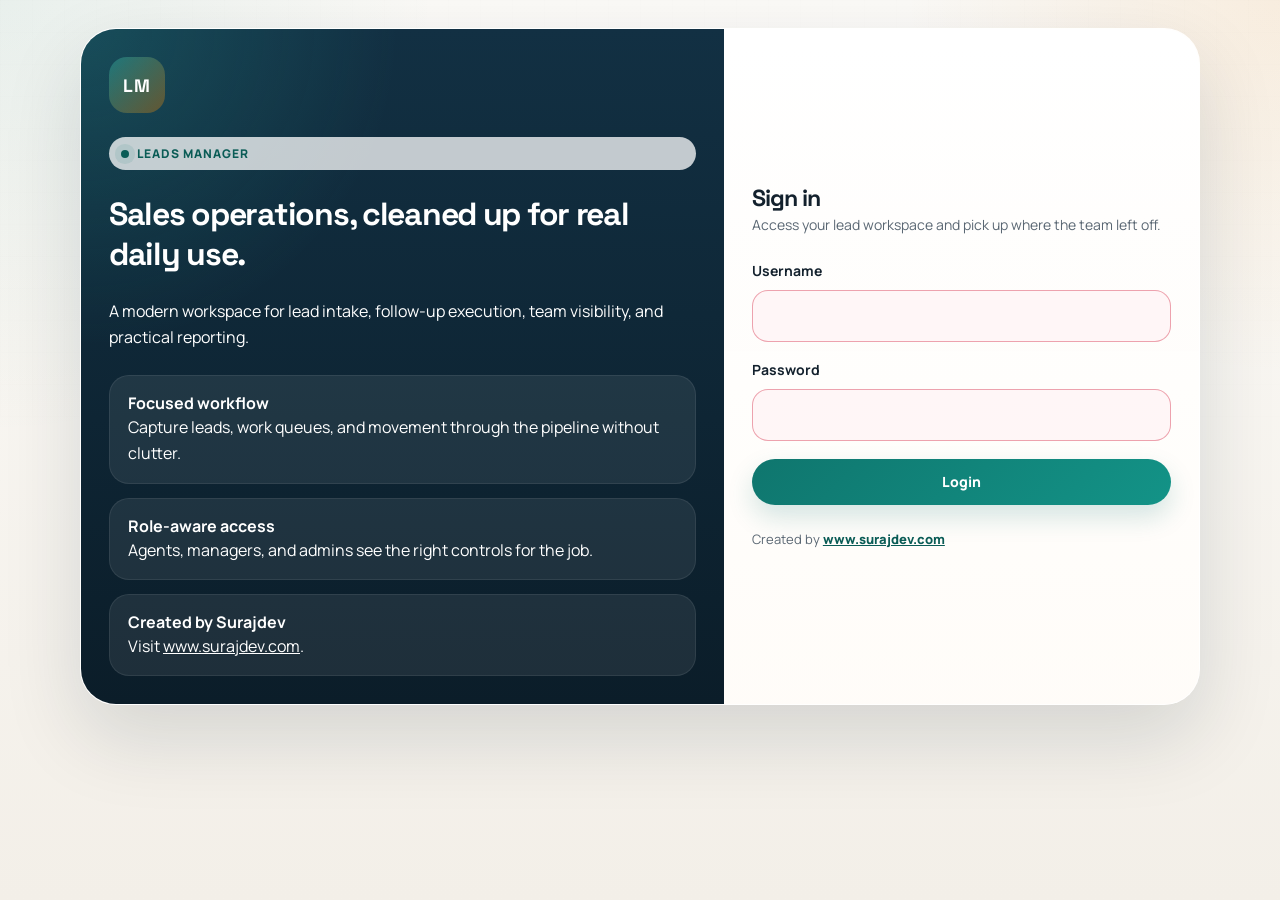
<file: index.html>
<!DOCTYPE html>
<html lang="en">
<head>
  <meta charset="UTF-8" />
  <meta name="viewport" content="width=device-width, initial-scale=1.0" />
  <title>Leads Manager</title>
  <link rel="stylesheet" href="css/style.css" />
</head>
<body class="app-page">
  <div class="app-layout">
    <aside class="sidebar">
      <div class="sidebar-logo">
        <h2>Leads Manager</h2>
        <span class="sidebar-mini">LM</span>
      </div>

      <nav class="sidebar-nav">
        <a href="index.html" data-icon="⌂">Home</a>
        <a href="dashboard.html" data-icon="▦">Dashboard</a>
        <a href="leads.html" data-icon="◎">Leads</a>
        <a href="add-lead.html" data-icon="+">Add Lead</a>
        <a href="followups.html" data-icon="↻">Follow-ups</a>
        <a href="reports.html" id="reportsLink" data-icon="≋">Reports</a>
      </nav>

      <div class="sidebar-footer">
        <button id="logoutBtn" class="logout-btn">Logout</button>
      </div>
    </aside>

    <div class="main-wrapper">
      <header class="topbar">
        <div class="topbar-left">
          <div>
            <h1 class="page-title">Home</h1>
            <p class="page-subtitle" id="welcomeUser">Welcome to your custom CRM system.</p>
          </div>
        </div>

        <div class="topbar-user">
          <span id="topbarUsername">User</span>
          <span id="topbarRole" class="role-badge">Agent</span>
        </div>
      </header>

      <main class="page-content">
        <div class="container page-stack">
          <section class="hero-panel hero-grid">
            <div class="hero-copy">
              <span class="eyebrow">Modern CRM Workspace</span>
              <h1>Manage leads with the clarity of a real product.</h1>
              <p>
                Leads Manager brings your pipeline, follow-ups, assignments, and reporting into one focused workspace built for daily operations.
              </p>
              <div class="hero-actions">
                <a href="dashboard.html">Open Dashboard</a>
                <a href="add-lead.html" class="btn-secondary">Create Lead</a>
              </div>
            </div>

            <div class="hero-side">
              <div class="hero-stats">
                <div class="stat-pill">
                  Pipeline View
                  <strong>Live</strong>
                </div>
                <div class="stat-pill">
                  Follow-up Control
                  <strong>Daily</strong>
                </div>
                <div class="stat-pill">
                  Team Visibility
                  <strong>Role-Based</strong>
                </div>
                <div class="stat-pill">
                  Reporting
                  <strong>Export Ready</strong>
                </div>
              </div>
            </div>
          </section>

          <section class="panel">
            <div class="section-header">
              <div>
                <h2 class="section-heading">Quick actions</h2>
                <p class="section-note">Jump straight into the workflows your team uses every day.</p>
              </div>
            </div>

            <div class="shortcut-grid">
              <a class="shortcut-card" href="dashboard.html">
                <span>▦</span>
                <strong>Dashboard</strong>
                <p>Track volume, follow-ups, wins, and revenue.</p>
              </a>
              <a class="shortcut-card" href="leads.html">
                <span>◎</span>
                <strong>Lead Desk</strong>
                <p>Filter, search, export, and act on pipeline items.</p>
              </a>
              <a class="shortcut-card" href="add-lead.html">
                <span>+</span>
                <strong>Add Lead</strong>
                <p>Create new opportunities with a clean capture flow.</p>
              </a>
              <a class="shortcut-card" href="followups.html">
                <span>↻</span>
                <strong>Follow-ups</strong>
                <p>Stay ahead of overdue, today, and upcoming outreach.</p>
              </a>
              <a class="shortcut-card" href="reports.html">
                <span>≋</span>
                <strong>Reports</strong>
                <p>Build pivot-style views and export snapshots fast.</p>
              </a>
            </div>
          </section>

          <section class="panel">
            <div class="section-header">
              <div>
                <h2 class="section-heading">What changed in the new UI</h2>
                <p class="section-note">A cleaner shell, stronger information hierarchy, and easier daily navigation.</p>
              </div>
            </div>

            <div class="insight-grid">
              <div class="insight-card">
                <strong>Sharper focus</strong>
                <p>Important actions and high-signal data now stand out immediately.</p>
              </div>
              <div class="insight-card">
                <strong>Better readability</strong>
                <p>Forms, tables, and cards now have clearer grouping and breathing room.</p>
              </div>
              <div class="insight-card">
                <strong>More product-like feel</strong>
                <p>Consistent branding, mobile behavior, and a modern control surface across pages.</p>
              </div>
            </div>
          </section>
        </div>
      </main>
    </div>
  </div>

  <script src="js/config.js"></script>
  <script src="js/layout.js"></script>
</body>
</html>
</file>
<file: css/style.css>
@import url("https://fonts.googleapis.com/css2?family=Manrope:wght@400;500;600;700;800&family=Space+Grotesk:wght@500;700&display=swap");

:root {
  --bg: #f6f3ee;
  --bg-elevated: rgba(255, 255, 255, 0.82);
  --surface: #ffffff;
  --surface-muted: #f7f4ef;
  --surface-strong: #fffdf9;
  --sidebar: #10212f;
  --sidebar-strong: #0a1824;
  --text: #13212d;
  --text-soft: #5a6773;
  --text-faint: #7f8a94;
  --border: rgba(19, 33, 45, 0.1);
  --border-strong: rgba(19, 33, 45, 0.16);
  --primary: #0f766e;
  --primary-strong: #0a5c56;
  --primary-soft: rgba(15, 118, 110, 0.12);
  --accent: #d97706;
  --accent-soft: rgba(217, 119, 6, 0.14);
  --danger: #d9485f;
  --danger-soft: rgba(217, 72, 95, 0.14);
  --success: #1f8f62;
  --success-soft: rgba(31, 143, 98, 0.14);
  --info: #2563eb;
  --info-soft: rgba(37, 99, 235, 0.14);
  --shadow-xl: 0 32px 80px rgba(16, 33, 47, 0.14);
  --shadow-lg: 0 22px 56px rgba(16, 33, 47, 0.1);
  --shadow-md: 0 12px 28px rgba(16, 33, 47, 0.08);
  --shadow-sm: 0 6px 18px rgba(16, 33, 47, 0.05);
  --radius-xl: 28px;
  --radius-lg: 22px;
  --radius-md: 16px;
  --radius-sm: 12px;
  --ring: 0 0 0 4px rgba(15, 118, 110, 0.16);
}

* {
  box-sizing: border-box;
}

html,
body {
  min-height: 100%;
}

body {
  margin: 0;
  color: var(--text);
  font-family: "Manrope", "Segoe UI", sans-serif;
  background:
    radial-gradient(circle at top left, rgba(15, 118, 110, 0.08), transparent 28%),
    radial-gradient(circle at top right, rgba(217, 119, 6, 0.1), transparent 24%),
    linear-gradient(180deg, #fbfaf7 0%, #f3efe8 100%);
  -webkit-font-smoothing: antialiased;
  -moz-osx-font-smoothing: grayscale;
}

body.app-page::before,
body.login-page::before {
  content: "";
  position: fixed;
  inset: 0;
  pointer-events: none;
  background-image: linear-gradient(rgba(19, 33, 45, 0.03) 1px, transparent 1px),
    linear-gradient(90deg, rgba(19, 33, 45, 0.03) 1px, transparent 1px);
  background-size: 32px 32px;
  mask-image: linear-gradient(180deg, rgba(0, 0, 0, 0.18), transparent 70%);
}

h1,
h2,
h3,
h4 {
  margin: 0;
  color: var(--text);
  font-family: "Space Grotesk", "Manrope", sans-serif;
  letter-spacing: -0.04em;
}

h1 {
  font-size: clamp(2rem, 2.4vw, 3rem);
}

h2 {
  font-size: clamp(1.45rem, 1.8vw, 2rem);
}

h3 {
  font-size: 1.05rem;
}

p {
  margin: 0;
  color: var(--text-soft);
  line-height: 1.65;
}

a {
  color: inherit;
}

img {
  max-width: 100%;
}

:focus-visible {
  outline: none;
  box-shadow: var(--ring);
}

button,
.btn,
.nav-links a {
  display: inline-flex;
  align-items: center;
  justify-content: center;
  gap: 8px;
  min-height: 46px;
  padding: 0 18px;
  border: 0;
  border-radius: 999px;
  background: linear-gradient(135deg, var(--primary) 0%, #139387 100%);
  color: #fff;
  font-family: inherit;
  font-size: 14px;
  font-weight: 800;
  letter-spacing: -0.01em;
  text-decoration: none;
  cursor: pointer;
  box-shadow: 0 12px 26px rgba(15, 118, 110, 0.18);
  transition: transform 0.18s ease, box-shadow 0.18s ease, opacity 0.18s ease, filter 0.18s ease;
}

button:hover,
.btn:hover,
.nav-links a:hover {
  transform: translateY(-1px);
  box-shadow: 0 16px 30px rgba(15, 118, 110, 0.24);
  filter: saturate(1.02);
}

button:active,
.btn:active,
.nav-links a:active {
  transform: translateY(0);
}

button[disabled],
.btn[disabled] {
  cursor: not-allowed;
  opacity: 0.6;
  box-shadow: none;
}

.btn-secondary,
.icon-btn,
.btn-ghost {
  background: rgba(255, 255, 255, 0.82);
  color: var(--text);
  border: 1px solid rgba(19, 33, 45, 0.08);
  box-shadow: var(--shadow-sm);
}

.btn-secondary:hover,
.icon-btn:hover,
.btn-ghost:hover {
  box-shadow: var(--shadow-md);
}

.btn-success {
  background: linear-gradient(135deg, var(--success) 0%, #24a36f 100%);
  box-shadow: 0 12px 26px rgba(31, 143, 98, 0.18);
}

.btn-danger,
.logout-btn {
  background: linear-gradient(135deg, var(--danger) 0%, #c9364d 100%);
  box-shadow: 0 12px 26px rgba(217, 72, 95, 0.18);
}

.btn-warning {
  background: linear-gradient(135deg, var(--accent) 0%, #ea8b17 100%);
  box-shadow: 0 12px 26px rgba(217, 119, 6, 0.18);
}

input,
select,
textarea {
  width: 100%;
  min-height: 52px;
  padding: 14px 16px;
  border: 1px solid rgba(19, 33, 45, 0.1);
  border-radius: 16px;
  background: rgba(255, 255, 255, 0.88);
  color: var(--text);
  font: inherit;
  transition: border-color 0.18s ease, box-shadow 0.18s ease, background 0.18s ease;
}

textarea {
  min-height: 130px;
  resize: vertical;
}

input::placeholder,
textarea::placeholder {
  color: #97a1aa;
}

input:hover,
select:hover,
textarea:hover {
  border-color: var(--border-strong);
}

input:focus,
select:focus,
textarea:focus {
  border-color: rgba(15, 118, 110, 0.5);
  background: #fff;
  box-shadow: var(--ring);
}

input.is-invalid,
select.is-invalid,
textarea.is-invalid,
input:invalid,
select:invalid,
textarea:invalid {
  border-color: rgba(217, 72, 95, 0.48);
  background: rgba(255, 244, 246, 0.8);
}

input.is-invalid:focus,
select.is-invalid:focus,
textarea.is-invalid:focus,
input:invalid:focus,
select:invalid:focus,
textarea:invalid:focus {
  box-shadow: 0 0 0 4px rgba(217, 72, 95, 0.16);
}

label {
  display: block;
  margin-bottom: 10px;
  color: var(--text);
  font-size: 14px;
  font-weight: 700;
}

hr,
.divider {
  border: 0;
  height: 1px;
  margin: 0;
  background: linear-gradient(90deg, transparent, rgba(19, 33, 45, 0.12), transparent);
}

.container,
.panel,
.table-wrapper,
.dashboard-card,
.card {
  position: relative;
  overflow: hidden;
  border: 1px solid rgba(255, 255, 255, 0.68);
  border-radius: var(--radius-xl);
  background: linear-gradient(180deg, rgba(255, 255, 255, 0.96), rgba(255, 253, 249, 0.9));
  box-shadow: var(--shadow-lg);
  backdrop-filter: blur(18px);
}

.container,
.panel,
.card {
  padding: 28px;
}

.panel::after,
.container::after,
.dashboard-card::after,
.card::after,
.table-wrapper::after {
  content: "";
  position: absolute;
  inset: 0;
  pointer-events: none;
  border-radius: inherit;
  border: 1px solid rgba(255, 255, 255, 0.4);
}

.stack,
.page-stack {
  display: grid;
  gap: 24px;
}

.stack-lg {
  display: grid;
  gap: 32px;
}

.section-header,
.split-header {
  display: flex;
  justify-content: space-between;
  align-items: flex-start;
  gap: 16px;
  margin-bottom: 20px;
}

.section-heading {
  font-size: 1.35rem;
}

.section-note,
.muted-text {
  color: var(--text-soft);
  font-size: 14px;
}

.eyebrow {
  display: inline-flex;
  align-items: center;
  gap: 8px;
  padding: 8px 12px;
  border-radius: 999px;
  background: rgba(255, 255, 255, 0.75);
  color: var(--primary-strong);
  font-size: 12px;
  font-weight: 800;
  letter-spacing: 0.08em;
  text-transform: uppercase;
}

.eyebrow::before {
  content: "";
  width: 8px;
  height: 8px;
  border-radius: 50%;
  background: currentColor;
  box-shadow: 0 0 0 6px rgba(15, 118, 110, 0.1);
}

.hero-panel {
  padding: 34px;
  border-radius: 32px;
  background:
    radial-gradient(circle at top right, rgba(217, 119, 6, 0.12), transparent 32%),
    radial-gradient(circle at left center, rgba(15, 118, 110, 0.12), transparent 32%),
    linear-gradient(180deg, rgba(255, 255, 255, 0.96), rgba(252, 248, 242, 0.92));
}

.hero-grid,
.shortcut-grid,
.insight-grid,
.detail-grid,
.form-grid,
.dashboard-grid {
  display: grid;
  gap: 18px;
}

.hero-grid {
  grid-template-columns: minmax(0, 1.35fr) minmax(280px, 0.85fr);
  align-items: stretch;
}

.hero-copy,
.hero-side {
  display: grid;
  gap: 18px;
}

.hero-copy h1 {
  max-width: 12ch;
}

.hero-actions,
.action-row,
.preset-row,
.table-actions,
.nav-links {
  display: flex;
  flex-wrap: wrap;
  gap: 12px;
}

.hero-stats,
.mini-stats {
  display: grid;
  gap: 12px;
  grid-template-columns: repeat(2, minmax(0, 1fr));
}

.stat-pill,
.shortcut-card,
.insight-card,
.detail-item {
  padding: 18px;
  border-radius: 22px;
  background: rgba(255, 255, 255, 0.74);
  border: 1px solid rgba(19, 33, 45, 0.08);
  box-shadow: var(--shadow-sm);
}

.stat-pill strong,
.insight-value,
.detail-value {
  display: block;
  margin-top: 8px;
  color: var(--text);
  font-family: "Space Grotesk", sans-serif;
  font-size: 1.4rem;
  font-weight: 700;
}

.shortcut-grid {
  grid-template-columns: repeat(auto-fit, minmax(180px, 1fr));
}

.shortcut-card {
  text-decoration: none;
  transition: transform 0.18s ease, box-shadow 0.18s ease, border-color 0.18s ease;
}

.shortcut-card:hover {
  transform: translateY(-3px);
  border-color: rgba(15, 118, 110, 0.22);
  box-shadow: var(--shadow-md);
}

.shortcut-card span {
  display: inline-flex;
  width: 42px;
  height: 42px;
  align-items: center;
  justify-content: center;
  border-radius: 14px;
  background: var(--primary-soft);
  color: var(--primary-strong);
  font-size: 20px;
  font-weight: 800;
}

.shortcut-card strong {
  display: block;
  margin-top: 16px;
  font-size: 16px;
}

.shortcut-card p {
  margin-top: 6px;
  font-size: 13px;
}

.insight-grid {
  grid-template-columns: repeat(auto-fit, minmax(180px, 1fr));
}

.insight-card {
  display: grid;
  gap: 8px;
}

.insight-card strong,
.stat-label {
  color: var(--text-soft);
  font-size: 13px;
  font-weight: 800;
  letter-spacing: 0.04em;
  text-transform: uppercase;
}

.dashboard-grid {
  grid-template-columns: repeat(auto-fit, minmax(220px, 1fr));
}

.dashboard-card,
.stat-card {
  padding: 24px;
  transition: transform 0.2s ease, box-shadow 0.2s ease, border-color 0.2s ease;
}

.dashboard-card:hover,
.stat-card:hover {
  transform: translateY(-4px);
  box-shadow: var(--shadow-xl);
  border-color: rgba(15, 118, 110, 0.16);
}

.dashboard-card p,
.stat-value {
  margin-top: 14px;
  color: var(--text);
  font-family: "Space Grotesk", sans-serif;
  font-size: clamp(2rem, 3vw, 2.4rem);
  font-weight: 700;
  line-height: 1;
}

.stat-note {
  margin-top: 10px;
  font-size: 13px;
}

.filters-box {
  display: grid;
  grid-template-columns: repeat(auto-fit, minmax(180px, 1fr));
  gap: 14px;
  align-items: end;
}

.filters-box .action-row,
.filters-box .preset-row {
  grid-column: 1 / -1;
}

.form-grid {
  grid-template-columns: repeat(2, minmax(0, 1fr));
}

.field-span-2 {
  grid-column: 1 / -1;
}

.field-readonly input {
  background: var(--surface-muted);
}

.table-wrapper {
  padding: 14px;
  overflow-x: auto;
}

table {
  width: 100%;
  border-collapse: collapse;
}

table th,
table td {
  padding: 16px 14px;
  border-bottom: 1px solid rgba(19, 33, 45, 0.08);
  text-align: left;
  vertical-align: top;
  font-size: 14px;
}

table th {
  color: var(--text-soft);
  font-size: 12px;
  font-weight: 800;
  letter-spacing: 0.08em;
  text-transform: uppercase;
  background: rgba(247, 244, 239, 0.8);
}

table tbody tr {
  transition: background 0.18s ease;
}

table tbody tr:hover {
  background: rgba(247, 244, 239, 0.72);
}

.badge,
.status-pill,
.priority-badge,
.role-badge {
  display: inline-flex;
  align-items: center;
  justify-content: center;
  gap: 6px;
  min-height: 30px;
  padding: 0 12px;
  border-radius: 999px;
  font-size: 12px;
  font-weight: 800;
  letter-spacing: 0.02em;
}

.role-badge {
  background: var(--primary-soft);
  color: var(--primary-strong);
}

.priority-badge.closed,
.badge.lost {
  background: rgba(90, 103, 115, 0.12);
  color: #4b5563;
}

.priority-badge.overdue {
  background: var(--danger-soft);
  color: #b42341;
}

.priority-badge.today,
.badge.followup {
  background: var(--accent-soft);
  color: #b45309;
}

.priority-badge.hot,
.badge.won {
  background: var(--success-soft);
  color: #15704d;
}

.priority-badge.warm,
.badge.new {
  background: rgba(234, 179, 8, 0.16);
  color: #a16207;
}

.priority-badge.cold,
.status-pill.info {
  background: var(--info-soft);
  color: #1d4ed8;
}

.timeline-box {
  display: grid;
  gap: 16px;
  margin-top: 4px;
}

.timeline-item {
  display: grid;
  grid-template-columns: 20px minmax(0, 1fr);
  gap: 14px;
  align-items: start;
}

.timeline-dot {
  width: 14px;
  height: 14px;
  margin-top: 18px;
  border-radius: 50%;
  background: linear-gradient(135deg, var(--primary), #2ec3b7);
  box-shadow: 0 0 0 8px rgba(15, 118, 110, 0.1);
}

.timeline-content {
  padding: 20px;
  border-radius: 22px;
  background: rgba(255, 255, 255, 0.82);
  border: 1px solid rgba(19, 33, 45, 0.08);
  box-shadow: var(--shadow-sm);
}

.timeline-content h4 {
  margin-bottom: 10px;
}

.timeline-content p + p {
  margin-top: 6px;
}

.detail-grid {
  grid-template-columns: repeat(auto-fit, minmax(170px, 1fr));
}

.detail-label {
  color: var(--text-faint);
  font-size: 12px;
  font-weight: 800;
  letter-spacing: 0.08em;
  text-transform: uppercase;
}

.lead-profile-sections {
  display: grid;
  gap: 24px;
}

.profile-section {
  display: grid;
  gap: 16px;
  padding: 20px 24px;
  border-radius: 20px;
  background: rgba(255, 255, 255, 0.5);
  border: 1px solid rgba(19, 33, 45, 0.08);
  transition: background 0.2s ease, border-color 0.2s ease, box-shadow 0.2s ease;
}

.profile-section:hover {
  background: rgba(255, 255, 255, 0.72);
  border-color: rgba(15, 118, 110, 0.12);
}

.profile-section-title {
  margin: 0 0 4px 0;
  color: var(--text);
  font-size: 16px;
  font-weight: 700;
  letter-spacing: -0.01em;
}

.profile-grid {
  display: grid;
  grid-template-columns: repeat(3, minmax(0, 1fr));
  gap: 20px;
}

.profile-field {
  display: grid;
  gap: 6px;
}

.profile-field-full {
  grid-column: 1 / -1;
}

.profile-label {
  color: var(--text-faint);
  font-size: 11px;
  font-weight: 800;
  letter-spacing: 0.08em;
  text-transform: uppercase;
}

.profile-value {
  color: var(--text);
  font-size: 15px;
  font-weight: 700;
  letter-spacing: -0.01em;
  word-break: break-word;
}

.profile-value-text {
  color: var(--text-soft);
  font-size: 14px;
  line-height: 1.6;
  word-break: break-word;
}

.notice,
.empty-state,
.access-denied,
.login-error {
  padding: 16px 18px;
  border-radius: 18px;
  border: 1px solid rgba(19, 33, 45, 0.08);
  background: rgba(255, 255, 255, 0.8);
}

.notice strong,
.access-denied strong {
  display: block;
  margin-bottom: 6px;
}

.notice-danger,
.access-denied,
.login-error {
  border-color: rgba(217, 72, 95, 0.22);
  background: rgba(255, 244, 246, 0.92);
  color: #a91d3a;
}

.notice-warning {
  border-color: rgba(217, 119, 6, 0.22);
  background: rgba(255, 248, 235, 0.95);
  color: #9a530a;
}

.empty-state {
  color: var(--text-soft);
  text-align: center;
}

.topbar {
  position: sticky;
  top: 0;
  z-index: 20;
  display: flex;
  justify-content: space-between;
  align-items: center;
  gap: 18px;
  padding: 22px 28px;
  margin: 18px 18px 0;
  border: 1px solid rgba(255, 255, 255, 0.72);
  border-radius: 26px;
  background: linear-gradient(180deg, rgba(255, 255, 255, 0.88), rgba(255, 252, 248, 0.82));
  box-shadow: var(--shadow-md);
  backdrop-filter: blur(18px);
}

.topbar-left {
  display: flex;
  align-items: center;
  gap: 14px;
}

.page-title {
  font-size: clamp(1.75rem, 2.2vw, 2.4rem);
}

.page-subtitle {
  margin-top: 4px;
}

.topbar-user {
  display: inline-flex;
  align-items: center;
  gap: 12px;
  padding: 10px 12px 10px 14px;
  border-radius: 999px;
  background: rgba(247, 244, 239, 0.88);
  border: 1px solid rgba(19, 33, 45, 0.08);
  box-shadow: inset 0 1px 0 rgba(255, 255, 255, 0.85);
}

.topbar-user #topbarUsername {
  color: var(--text);
  font-size: 14px;
  font-weight: 800;
}

.icon-btn {
  min-width: 46px;
  padding: 0;
  border-radius: 14px;
  color: var(--text);
}

.app-layout {
  display: flex;
  min-height: 100vh;
}

.sidebar-backdrop {
  display: none;
}

.sidebar {
  position: sticky;
  top: 0;
  display: flex;
  flex-direction: column;
  justify-content: space-between;
  width: 286px;
  height: 100vh;
  min-height: 100vh;
  padding: 22px 18px;
  color: #f7fafc;
  background:
    radial-gradient(circle at top right, rgba(46, 195, 183, 0.18), transparent 28%),
    linear-gradient(180deg, var(--sidebar) 0%, var(--sidebar-strong) 100%);
  border-right: 1px solid rgba(255, 255, 255, 0.06);
  box-shadow: inset -1px 0 0 rgba(255, 255, 255, 0.04);
  overflow: hidden;
}

.sidebar-logo {
  display: flex;
  align-items: center;
  justify-content: space-between;
  gap: 12px;
  padding: 12px 10px 22px;
}

.sidebar-logo h2,
.sidebar-mini {
  color: #f8fafc;
}

.sidebar-logo h2 {
  position: relative;
  display: inline-flex;
  align-items: center;
  gap: 12px;
  font-size: 1.2rem;
}

.sidebar-logo h2::before,
.sidebar-mini::before {
  content: "LM";
  display: inline-flex;
  align-items: center;
  justify-content: center;
  width: 36px;
  height: 36px;
  border-radius: 12px;
  background: linear-gradient(135deg, rgba(46, 195, 183, 0.28), rgba(217, 119, 6, 0.34));
  color: #fff;
  font-size: 12px;
  font-weight: 800;
  letter-spacing: 0.08em;
  box-shadow: inset 0 1px 0 rgba(255, 255, 255, 0.22);
}

.sidebar-mini {
  display: none;
  font-size: 0;
}

.sidebar-search {
  position: relative;
  margin: 2px 8px 12px;
}

.sidebar-search-input {
  min-height: 44px;
  padding: 10px 12px;
  border-radius: 14px;
  border: 1px solid rgba(255, 255, 255, 0.14);
  background: rgba(255, 255, 255, 0.08);
  color: #f8fafc;
  font-size: 13px;
  font-weight: 600;
}

.sidebar-search-input::placeholder {
  color: rgba(240, 246, 252, 0.62);
}

.sidebar-search-input:focus {
  border-color: rgba(46, 195, 183, 0.54);
  background: rgba(255, 255, 255, 0.12);
  box-shadow: 0 0 0 3px rgba(46, 195, 183, 0.16);
}

.sidebar-search-results {
  position: absolute;
  left: 0;
  right: 0;
  top: calc(100% + 8px);
  z-index: 20;
  display: grid;
  gap: 6px;
  max-height: 320px;
  padding: 8px;
  overflow-y: auto;
  border-radius: 14px;
  border: 1px solid rgba(255, 255, 255, 0.14);
  background: rgba(8, 20, 31, 0.98);
  box-shadow: var(--shadow-md);
}

.sidebar-search-state {
  padding: 8px;
  color: rgba(240, 246, 252, 0.75);
  font-size: 12px;
}

.sidebar-search-item {
  display: flex;
  align-items: center;
  justify-content: space-between;
  gap: 10px;
  padding: 9px 10px;
  border-radius: 12px;
  text-decoration: none;
  color: rgba(240, 246, 252, 0.92);
  border: 1px solid transparent;
  transition: background 0.18s ease, border-color 0.18s ease;
}

.sidebar-search-item:hover {
  background: rgba(255, 255, 255, 0.08);
  border-color: rgba(255, 255, 255, 0.12);
}

.sidebar-search-item-copy {
  display: grid;
  gap: 3px;
  min-width: 0;
}

.sidebar-search-item-copy strong {
  color: #f8fafc;
  font-size: 12px;
  font-weight: 800;
  white-space: nowrap;
  overflow: hidden;
  text-overflow: ellipsis;
}

.sidebar-search-item-copy span {
  color: rgba(240, 246, 252, 0.7);
  font-size: 11px;
  line-height: 1.3;
}

.sidebar-search-chip {
  padding: 2px 7px;
  border-radius: 999px;
  font-size: 10px;
  font-style: normal;
  font-weight: 800;
  letter-spacing: 0.03em;
  border: 1px solid transparent;
}

.sidebar-search-chip.menu {
  color: #9ee8df;
  border-color: rgba(46, 195, 183, 0.3);
  background: rgba(46, 195, 183, 0.14);
}

.sidebar-search-chip.data {
  color: #f8d9a4;
  border-color: rgba(217, 119, 6, 0.3);
  background: rgba(217, 119, 6, 0.16);
}

.sidebar-nav {
  display: grid;
  gap: 8px;
  align-content: start;
  margin-top: 6px;
}

.sidebar-nav a {
  display: flex;
  align-items: center;
  gap: 12px;
  min-height: 50px;
  padding: 14px 16px;
  border-radius: 16px;
  color: rgba(240, 246, 252, 0.9);
  font-size: 14px;
  font-weight: 700;
  text-decoration: none;
  transition: transform 0.18s ease, background 0.18s ease, color 0.18s ease, box-shadow 0.18s ease;
}

.sidebar-nav a::before {
  content: none;
}

.sidebar-nav a .nav-icon {
  display: inline-flex;
  align-items: center;
  justify-content: center;
  width: 34px;
  height: 34px;
  border-radius: 12px;
  background: rgba(255, 255, 255, 0.06);
  color: #f8fafc;
  flex-shrink: 0;
  transition: background 0.18s ease, color 0.18s ease, transform 0.18s ease;
}

.sidebar-nav a .nav-icon svg {
  width: 18px;
  height: 18px;
}

.sidebar-nav a:hover,
.sidebar-nav a.active {
  color: #fff;
  background: rgba(255, 255, 255, 0.08);
  box-shadow: inset 0 1px 0 rgba(255, 255, 255, 0.08);
  transform: translateX(2px);
}

.sidebar-nav a.active .nav-icon {
  background: linear-gradient(135deg, rgba(46, 195, 183, 0.32), rgba(217, 119, 6, 0.34));
}

.sidebar-footer {
  display: grid;
  gap: 14px;
  margin-top: 28px;
  align-content: end;
}

.logout-btn {
  width: 100%;
}

.shell-credit {
  padding: 14px;
  border-radius: 18px;
  background: rgba(255, 255, 255, 0.06);
  border: 1px solid rgba(255, 255, 255, 0.08);
}

.shell-credit strong {
  display: block;
  color: #f8fafc;
  font-size: 13px;
  margin-bottom: 6px;
}

.shell-credit p,
.shell-credit a {
  color: rgba(240, 246, 252, 0.72);
  font-size: 12px;
  word-break: break-word;
}

.shell-credit a {
  font-weight: 700;
}

.main-wrapper {
  flex: 1;
  min-width: 0;
  display: flex;
  flex-direction: column;
}

.page-content {
  padding: 24px 18px 28px;
}

.page-content .container {
  width: min(1180px, 100%);
  margin: 0 auto;
}

.page-content .container-wide {
  width: 100%;
  max-width: none;
}

body.sidebar-collapsed .sidebar {
  width: 96px;
  padding-inline: 12px;
}

body.sidebar-collapsed .sidebar-logo h2,
body.sidebar-collapsed .sidebar-footer .shell-credit {
  font-size: 0;
}

body.sidebar-collapsed .sidebar-search {
  display: none;
}

body.sidebar-collapsed .sidebar-mini {
  display: inline-flex;
}

body.sidebar-collapsed .sidebar-nav a {
  justify-content: center;
  gap: 0;
  color: transparent;
  padding-inline: 10px;
}

body.sidebar-collapsed .sidebar-nav a .nav-icon {
  width: 38px;
  height: 38px;
}

body.sidebar-collapsed .sidebar-footer {
  justify-items: center;
}

body.sidebar-collapsed .logout-btn {
  width: 52px;
  min-width: 52px;
  padding: 0;
  font-size: 0;
}

body.sidebar-collapsed .logout-btn::before {
  content: "⎋";
  font-size: 20px;
}

.login-page {
  display: grid;
  place-items: center;
  padding: 28px;
}

.login-shell {
  display: grid;
  grid-template-columns: minmax(320px, 1.15fr) minmax(320px, 0.85fr);
  width: min(1120px, 100%);
  border-radius: 36px;
  overflow: hidden;
  background: rgba(255, 255, 255, 0.74);
  border: 1px solid rgba(255, 255, 255, 0.8);
  box-shadow: var(--shadow-xl);
  backdrop-filter: blur(20px);
}

.login-panel,
.login-card {
  padding: 44px;
}

.login-panel {
  display: grid;
  gap: 24px;
  background:
    radial-gradient(circle at top left, rgba(46, 195, 183, 0.2), transparent 34%),
    linear-gradient(180deg, #123043 0%, #0b1d29 100%);
  color: #fff;
}

.login-panel h1,
.login-panel h2,
.login-panel p,
.login-panel strong {
  color: inherit;
}

.login-brand-mark {
  display: inline-flex;
  align-items: center;
  justify-content: center;
  width: 56px;
  height: 56px;
  border-radius: 18px;
  background: linear-gradient(135deg, rgba(46, 195, 183, 0.38), rgba(217, 119, 6, 0.4));
  font-family: "Space Grotesk", sans-serif;
  font-size: 18px;
  font-weight: 800;
  letter-spacing: 0.08em;
}

.login-feature-list {
  display: grid;
  gap: 14px;
}

.login-feature {
  padding: 16px 18px;
  border-radius: 20px;
  background: rgba(255, 255, 255, 0.08);
  border: 1px solid rgba(255, 255, 255, 0.08);
}

.login-card {
  display: grid;
  align-content: center;
  gap: 24px;
  background: linear-gradient(180deg, rgba(255, 255, 255, 0.94), rgba(255, 252, 248, 0.92));
}

.login-card form {
  display: grid;
  gap: 18px;
}

.login-card button {
  width: 100%;
}

.login-footnote {
  font-size: 13px;
  color: var(--text-soft);
}

.login-footnote a {
  color: var(--primary-strong);
  font-weight: 800;
}

@media (max-width: 1100px) {
  .hero-grid {
    grid-template-columns: 1fr;
  }

  .login-shell {
    grid-template-columns: 1fr;
  }
}

@media (max-width: 900px) {
  .sidebar {
    position: sticky;
    top: 0;
    left: auto;
    bottom: auto;
    width: 286px;
    height: 100vh;
    min-height: 100vh;
    transform: none;
    z-index: auto;
  }

  .topbar {
    margin-inline: 14px;
    padding: 18px;
    flex-direction: column;
    align-items: flex-start;
  }

  .topbar-left,
  .topbar-user {
    width: 100%;
  }

  .topbar-user {
    justify-content: space-between;
  }

  .page-content {
    padding: 20px 14px 24px;
  }

  .container,
  .panel,
  .card,
  .hero-panel,
  .login-panel,
  .login-card {
    padding: 22px;
  }

  .form-grid {
    grid-template-columns: 1fr;
  }

  .field-span-2 {
    grid-column: auto;
  }
}

@media (max-width: 640px) {
  .hero-stats,
  .mini-stats,
  .insight-grid,
  .dashboard-grid,
  .detail-grid,
  .shortcut-grid {
    grid-template-columns: 1fr;
  }

  .page-title {
    font-size: 1.6rem;
  }

  .hero-actions,
  .action-row,
  .table-actions,
  .preset-row,
  .nav-links {
    flex-direction: column;
  }

  button,
  .btn,
  .nav-links a {
    width: 100%;
  }

  .table-wrapper {
    padding: 10px;
  }

  table th,
  table td {
    padding: 14px 10px;
  }
}

/* Force desktop view on all devices */
html,
body {
  min-width: 1280px;
}

.app-layout {
  flex-direction: row;
}

.sidebar {
  position: sticky;
  top: 0;
  left: auto;
  bottom: auto;
  width: 286px;
  height: 100vh;
  min-height: 100vh;
  transform: none;
  z-index: auto;
}

.main-wrapper {
  width: auto;
}

.topbar {
  flex-direction: row;
  align-items: center;
}

.topbar-left,
.topbar-user {
  width: auto;
}

.topbar-user {
  justify-content: flex-start;
}

.container,
.panel,
.card,
.hero-panel,
.login-panel,
.login-card {
  padding: 28px;
}

.form-grid {
  grid-template-columns: repeat(2, minmax(0, 1fr));
}

.field-span-2 {
  grid-column: 1 / -1;
}

.hero-stats,
.mini-stats {
  grid-template-columns: repeat(2, minmax(0, 1fr));
}

.insight-grid {
  grid-template-columns: repeat(auto-fit, minmax(180px, 1fr));
}

.dashboard-grid {
  grid-template-columns: repeat(auto-fit, minmax(220px, 1fr));
}

.detail-grid,
.shortcut-grid {
  grid-template-columns: repeat(auto-fit, minmax(170px, 1fr));
}

.hero-actions,
.action-row,
.table-actions,
.preset-row,
.nav-links {
  flex-direction: row;
}

button,
.btn,
.nav-links a {
  width: auto;
}
</file>
